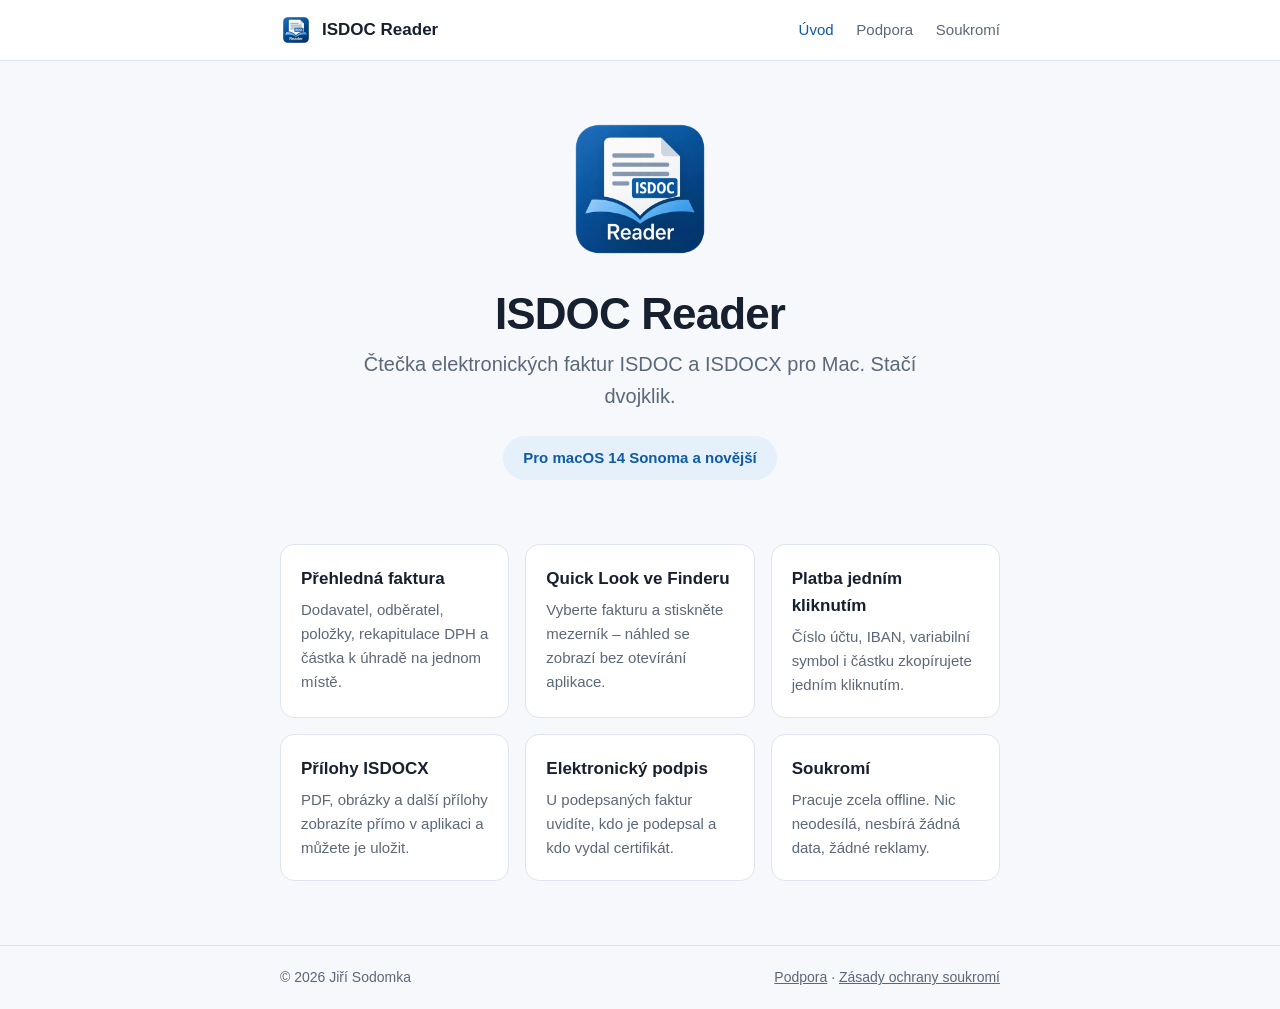
<file: index.html>
<!doctype html>
<html lang="cs">
<head>
  <meta charset="utf-8">
  <meta name="viewport" content="width=device-width, initial-scale=1">
  <title>ISDOC Reader – čtečka elektronických faktur pro Mac</title>
  <meta name="description" content="Nativní prohlížeč českých elektronických faktur ISDOC a ISDOCX pro macOS. Offline, bez sběru dat, s náhledem Quick Look ve Finderu.">
  <link rel="icon" href="favicon.png">
  <link rel="stylesheet" href="style.css">
</head>
<body>
  <header class="site">
    <div class="wrap">
      <a class="brand" href="index.html"><img src="icon.png" alt="">ISDOC Reader</a>
      <nav>
        <a href="index.html" aria-current="page">Úvod</a>
        <a href="support.html">Podpora</a>
        <a href="privacy.html">Soukromí</a>
      </nav>
    </div>
  </header>

  <main class="wrap">
    <section class="hero">
      <img src="icon.png" alt="Ikona aplikace ISDOC Reader">
      <h1>ISDOC Reader</h1>
      <p class="lead">Čtečka elektronických faktur ISDOC a&nbsp;ISDOCX pro Mac. Stačí dvojklik.</p>
      <span class="badge">Pro macOS 14 Sonoma a novější</span>
    </section>

    <section class="features">
      <div class="card">
        <h3>Přehledná faktura</h3>
        <p>Dodavatel, odběratel, položky, rekapitulace DPH a částka k úhradě na jednom místě.</p>
      </div>
      <div class="card">
        <h3>Quick Look ve Finderu</h3>
        <p>Vyberte fakturu a stiskněte mezerník – náhled se zobrazí bez otevírání aplikace.</p>
      </div>
      <div class="card">
        <h3>Platba jedním kliknutím</h3>
        <p>Číslo účtu, IBAN, variabilní symbol i částku zkopírujete jedním kliknutím.</p>
      </div>
      <div class="card">
        <h3>Přílohy ISDOCX</h3>
        <p>PDF, obrázky a další přílohy zobrazíte přímo v aplikaci a můžete je uložit.</p>
      </div>
      <div class="card">
        <h3>Elektronický podpis</h3>
        <p>U podepsaných faktur uvidíte, kdo je podepsal a kdo vydal certifikát.</p>
      </div>
      <div class="card">
        <h3>Soukromí</h3>
        <p>Pracuje zcela offline. Nic neodesílá, nesbírá žádná data, žádné reklamy.</p>
      </div>
    </section>
  </main>

  <footer class="site">
    <div class="wrap">
      <span>© 2026 Jiří Sodomka</span>
      <span><a href="support.html">Podpora</a> · <a href="privacy.html">Zásady ochrany soukromí</a></span>
    </div>
  </footer>
</body>
</html>
</file>
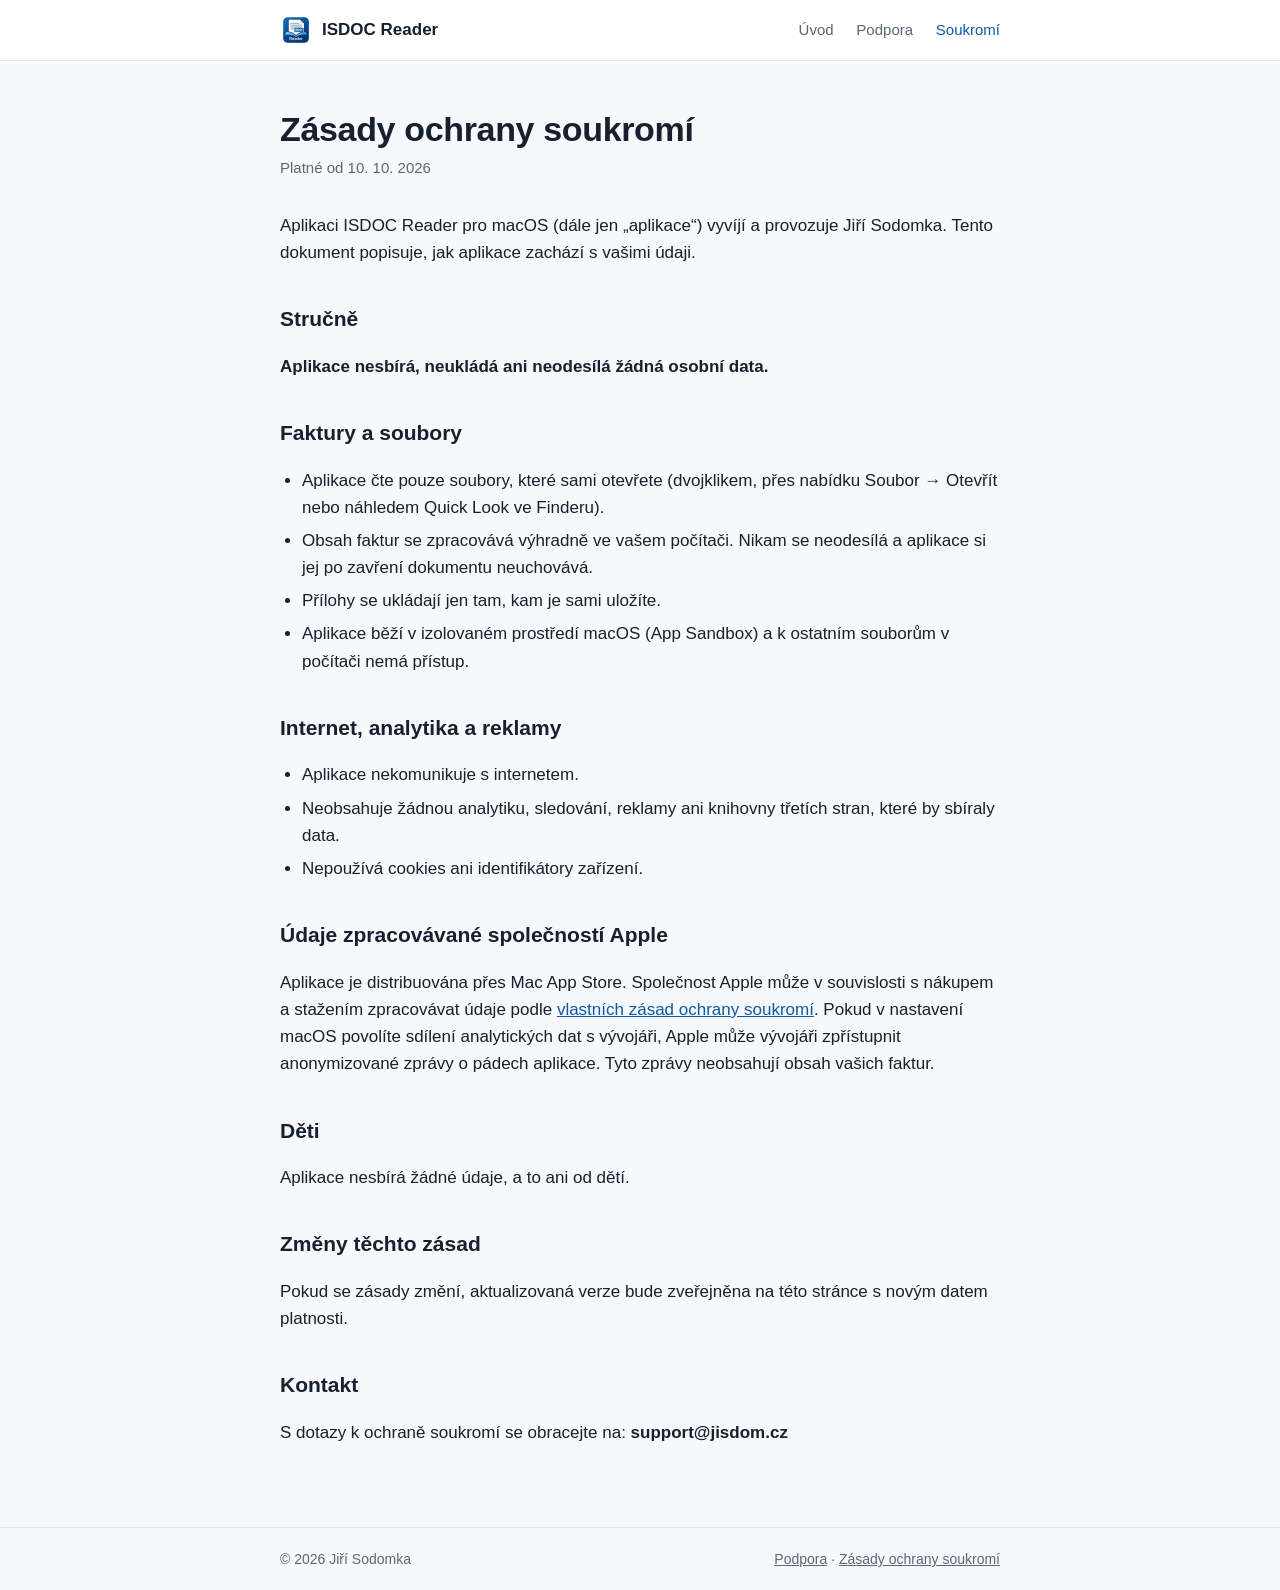
<file: privacy.html>
<!doctype html>
<html lang="cs">
<head>
  <meta charset="utf-8">
  <meta name="viewport" content="width=device-width, initial-scale=1">
  <title>Zásady ochrany soukromí – ISDOC Reader</title>
  <meta name="description" content="Zásady ochrany soukromí aplikace ISDOC Reader. Aplikace nesbírá, neukládá ani neodesílá žádná osobní data.">
  <link rel="icon" href="favicon.png">
  <link rel="stylesheet" href="style.css">
</head>
<body>
  <header class="site">
    <div class="wrap">
      <a class="brand" href="index.html"><img src="icon.png" alt="">ISDOC Reader</a>
      <nav>
        <a href="index.html">Úvod</a>
        <a href="support.html">Podpora</a>
        <a href="privacy.html" aria-current="page">Soukromí</a>
      </nav>
    </div>
  </header>

  <main class="wrap">
    <article>
      <h1>Zásady ochrany soukromí</h1>
      <p class="meta">Platné od 10. 10. 2026</p>

      <p>Aplikaci ISDOC Reader pro macOS (dále jen „aplikace“) vyvíjí a provozuje Jiří Sodomka. Tento dokument popisuje, jak aplikace zachází s vašimi údaji.</p>

      <h2>Stručně</h2>
      <p><strong>Aplikace nesbírá, neukládá ani neodesílá žádná osobní data.</strong></p>

      <h2>Faktury a soubory</h2>
      <ul>
        <li>Aplikace čte pouze soubory, které sami otevřete (dvojklikem, přes nabídku Soubor → Otevřít nebo náhledem Quick Look ve Finderu).</li>
        <li>Obsah faktur se zpracovává výhradně ve vašem počítači. Nikam se neodesílá a aplikace si jej po zavření dokumentu neuchovává.</li>
        <li>Přílohy se ukládají jen tam, kam je sami uložíte.</li>
        <li>Aplikace běží v izolovaném prostředí macOS (App Sandbox) a k ostatním souborům v počítači nemá přístup.</li>
      </ul>

      <h2>Internet, analytika a reklamy</h2>
      <ul>
        <li>Aplikace nekomunikuje s internetem.</li>
        <li>Neobsahuje žádnou analytiku, sledování, reklamy ani knihovny třetích stran, které by sbíraly data.</li>
        <li>Nepoužívá cookies ani identifikátory zařízení.</li>
      </ul>

      <h2>Údaje zpracovávané společností Apple</h2>
      <p>Aplikace je distribuována přes Mac App Store. Společnost Apple může v souvislosti s nákupem a stažením zpracovávat údaje podle <a href="https://www.apple.com/cz/legal/privacy/">vlastních zásad ochrany soukromí</a>. Pokud v nastavení macOS povolíte sdílení analytických dat s vývojáři, Apple může vývojáři zpřístupnit anonymizované zprávy o pádech aplikace. Tyto zprávy neobsahují obsah vašich faktur.</p>

      <h2>Děti</h2>
      <p>Aplikace nesbírá žádné údaje, a to ani od dětí.</p>

      <h2>Změny těchto zásad</h2>
      <p>Pokud se zásady změní, aktualizovaná verze bude zveřejněna na této stránce s novým datem platnosti.</p>

      <h2>Kontakt</h2>
      <p>S dotazy k ochraně soukromí se obracejte na: <strong>support@jisdom.cz</strong></p>
    </article>
  </main>

  <footer class="site">
    <div class="wrap">
      <span>© 2026 Jiří Sodomka</span>
      <span><a href="support.html">Podpora</a> · <a href="privacy.html">Zásady ochrany soukromí</a></span>
    </div>
  </footer>
</body>
</html>
</file>
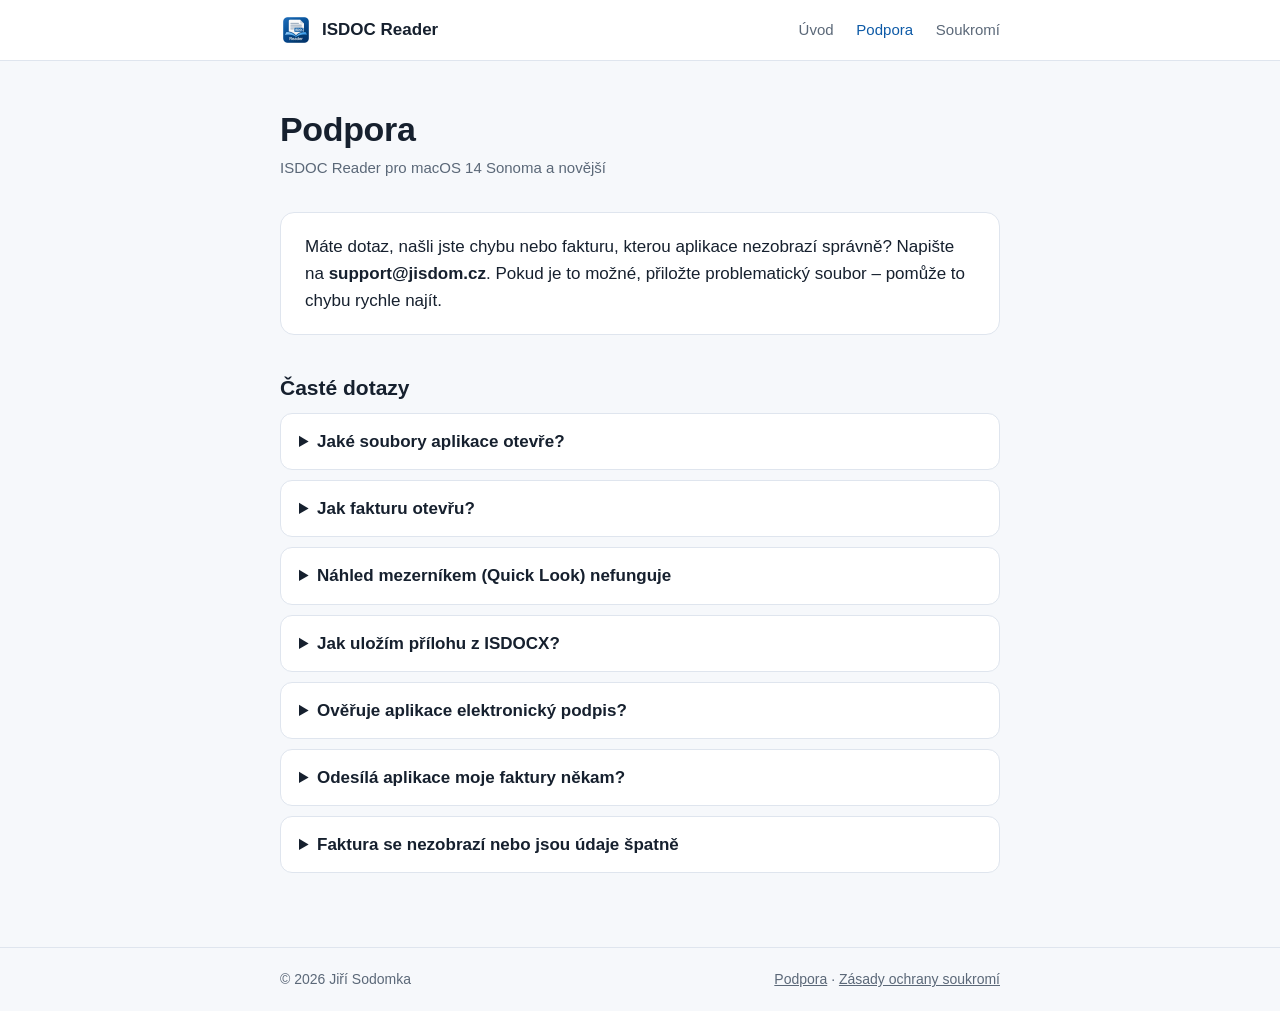
<file: support.html>
<!doctype html>
<html lang="cs">
<head>
  <meta charset="utf-8">
  <meta name="viewport" content="width=device-width, initial-scale=1">
  <title>Podpora – ISDOC Reader</title>
  <meta name="description" content="Podpora a časté dotazy k aplikaci ISDOC Reader pro macOS.">
  <link rel="icon" href="favicon.png">
  <link rel="stylesheet" href="style.css">
</head>
<body>
  <header class="site">
    <div class="wrap">
      <a class="brand" href="index.html"><img src="icon.png" alt="">ISDOC Reader</a>
      <nav>
        <a href="index.html">Úvod</a>
        <a href="support.html" aria-current="page">Podpora</a>
        <a href="privacy.html">Soukromí</a>
      </nav>
    </div>
  </header>

  <main class="wrap">
    <article>
      <h1>Podpora</h1>
      <p class="meta">ISDOC Reader pro macOS 14 Sonoma a novější</p>

      <div class="contact">
        Máte dotaz, našli jste chybu nebo fakturu, kterou aplikace nezobrazí správně? Napište na
        <strong>support@jisdom.cz</strong>. Pokud je to možné, přiložte problematický soubor – pomůže to chybu rychle najít.
      </div>

      <h2>Časté dotazy</h2>

      <details>
        <summary>Jaké soubory aplikace otevře?</summary>
        <p>Faktury ve formátu ISDOC verze 5.x a 6.x (přípona <code>.isdoc</code>) a balíčky ISDOCX (přípona <code>.isdocx</code>), které kromě faktury obsahují i přílohy, například PDF.</p>
      </details>

      <details>
        <summary>Jak fakturu otevřu?</summary>
        <p>Dvojklikem na soubor ve Finderu, přetažením souboru na ikonu aplikace, nebo v aplikaci přes nabídku <strong>Soubor → Otevřít</strong>.</p>
        <p>Pokud se soubor otevírá v jiné aplikaci, klikněte na něj pravým tlačítkem, zvolte <strong>Informace</strong>, v části <strong>Otevřít v aplikaci</strong> vyberte ISDOC Reader a klikněte na <strong>Změnit vše…</strong>.</p>
      </details>

      <details>
        <summary>Náhled mezerníkem (Quick Look) nefunguje</summary>
        <ol>
          <li>Aplikaci alespoň jednou spusťte – tím se náhled v systému zaregistruje.</li>
          <li>Otevřete <strong>Nastavení systému → Obecné → Položky při přihlášení a rozšíření</strong>, u položky <strong>Quick Look</strong> klikněte na ikonu informací a zkontrolujte, že je ISDOC Reader zapnutý.</li>
          <li>Pokud to nepomůže, odhlaste se a znovu přihlaste, případně restartujte Mac.</li>
        </ol>
      </details>

      <details>
        <summary>Jak uložím přílohu z ISDOCX?</summary>
        <p>Otevřete fakturu, v horní liště přepněte na záložku <strong>Přílohy</strong>, vyberte přílohu a klikněte na <strong>Uložit…</strong>.</p>
      </details>

      <details>
        <summary>Ověřuje aplikace elektronický podpis?</summary>
        <p>Aplikace zjistí, zda je faktura elektronicky podepsaná, a zobrazí informace o certifikátu – kdo podepsal, kdo certifikát vydal a jeho platnost. Platnost samotného podpisu (zda dokument nebyl po podpisu změněn) kryptograficky neověřuje.</p>
      </details>

      <details>
        <summary>Odesílá aplikace moje faktury někam?</summary>
        <p>Ne. Aplikace pracuje zcela offline a nic neodesílá. Podrobnosti najdete v <a href="privacy.html">zásadách ochrany soukromí</a>.</p>
      </details>

      <details>
        <summary>Faktura se nezobrazí nebo jsou údaje špatně</summary>
        <p>Některé účetní programy vytvářejí soubory, které se od standardu ISDOC odchylují. Pošlete nám prosím soubor na adresu výše – podporu rádi doplníme.</p>
      </details>
    </article>
  </main>

  <footer class="site">
    <div class="wrap">
      <span>© 2026 Jiří Sodomka</span>
      <span><a href="support.html">Podpora</a> · <a href="privacy.html">Zásady ochrany soukromí</a></span>
    </div>
  </footer>
</body>
</html>
</file>
<file: style.css>
:root {
  --bg: #f6f8fb;
  --surface: #ffffff;
  --text: #16202e;
  --muted: #5b6878;
  --line: #dfe5ee;
  --accent: #0d5aa7;
  --accent-soft: #e6f0fb;
  color-scheme: light;
}

@media (prefers-color-scheme: dark) {
  :root {
    --bg: #0f141b;
    --surface: #18202a;
    --text: #e8edf3;
    --muted: #9aa7b6;
    --line: #2a3542;
    --accent: #5aa2ec;
    --accent-soft: #1b2b3e;
    color-scheme: dark;
  }
}

* { box-sizing: border-box; }

body {
  margin: 0;
  background: var(--bg);
  color: var(--text);
  font: 17px/1.6 -apple-system, BlinkMacSystemFont, "SF Pro Text", "Segoe UI", Roboto, "Helvetica Neue", Arial, sans-serif;
  -webkit-font-smoothing: antialiased;
}

.wrap {
  max-width: 760px;
  margin: 0 auto;
  padding: 0 20px;
}

header.site {
  border-bottom: 1px solid var(--line);
  background: var(--surface);
}

header.site .wrap {
  display: flex;
  align-items: center;
  justify-content: space-between;
  gap: 16px;
  flex-wrap: wrap;
  padding-block: 14px;
}

.brand {
  display: flex;
  align-items: center;
  gap: 10px;
  color: var(--text);
  font-weight: 600;
  text-decoration: none;
}

.brand img { width: 32px; height: 32px; }

nav a {
  color: var(--muted);
  text-decoration: none;
  margin-left: 18px;
  font-size: 15px;
}

nav a:first-child { margin-left: 0; }
nav a:hover, nav a[aria-current="page"] { color: var(--accent); }

main.wrap { padding-block: 48px 64px; }

.hero {
  text-align: center;
  padding-bottom: 32px;
}

.hero img {
  width: 160px;
  height: 160px;
}

.hero h1 {
  font-size: clamp(32px, 6vw, 44px);
  line-height: 1.15;
  margin: 12px 0 8px;
  letter-spacing: -0.02em;
}

.hero p.lead {
  font-size: 20px;
  color: var(--muted);
  margin: 0 auto;
  max-width: 560px;
}

.badge {
  display: inline-block;
  margin-top: 24px;
  padding: 10px 20px;
  border-radius: 999px;
  background: var(--accent-soft);
  color: var(--accent);
  font-weight: 600;
  font-size: 15px;
}

.features {
  display: grid;
  grid-template-columns: repeat(auto-fit, minmax(220px, 1fr));
  gap: 16px;
  margin-top: 32px;
}

.card {
  background: var(--surface);
  border: 1px solid var(--line);
  border-radius: 14px;
  padding: 20px;
}

.card h3 {
  margin: 0 0 6px;
  font-size: 17px;
}

.card p {
  margin: 0;
  color: var(--muted);
  font-size: 15px;
}

article h1 {
  font-size: 34px;
  line-height: 1.2;
  margin: 0 0 6px;
  letter-spacing: -0.01em;
}

article .meta {
  color: var(--muted);
  font-size: 15px;
  margin: 0 0 32px;
}

article h2 {
  font-size: 21px;
  margin: 36px 0 8px;
}

article ul { padding-left: 22px; }
article li { margin-bottom: 6px; }

a { color: var(--accent); }

code {
  font: 14px/1.4 ui-monospace, "SF Mono", Menlo, monospace;
  background: var(--accent-soft);
  padding: 2px 6px;
  border-radius: 5px;
}

.contact {
  background: var(--surface);
  border: 1px solid var(--line);
  border-radius: 14px;
  padding: 20px 24px;
  margin-top: 16px;
}

details {
  background: var(--surface);
  border: 1px solid var(--line);
  border-radius: 12px;
  padding: 14px 18px;
  margin-bottom: 10px;
}

details summary {
  cursor: pointer;
  font-weight: 600;
}

details[open] summary { margin-bottom: 8px; }
details p:last-child, details ol:last-child { margin-bottom: 0; }

footer.site {
  border-top: 1px solid var(--line);
  color: var(--muted);
  font-size: 14px;
}

footer.site .wrap {
  display: flex;
  justify-content: space-between;
  gap: 12px;
  flex-wrap: wrap;
  padding-block: 20px;
}

footer.site a { color: var(--muted); }
</file>
